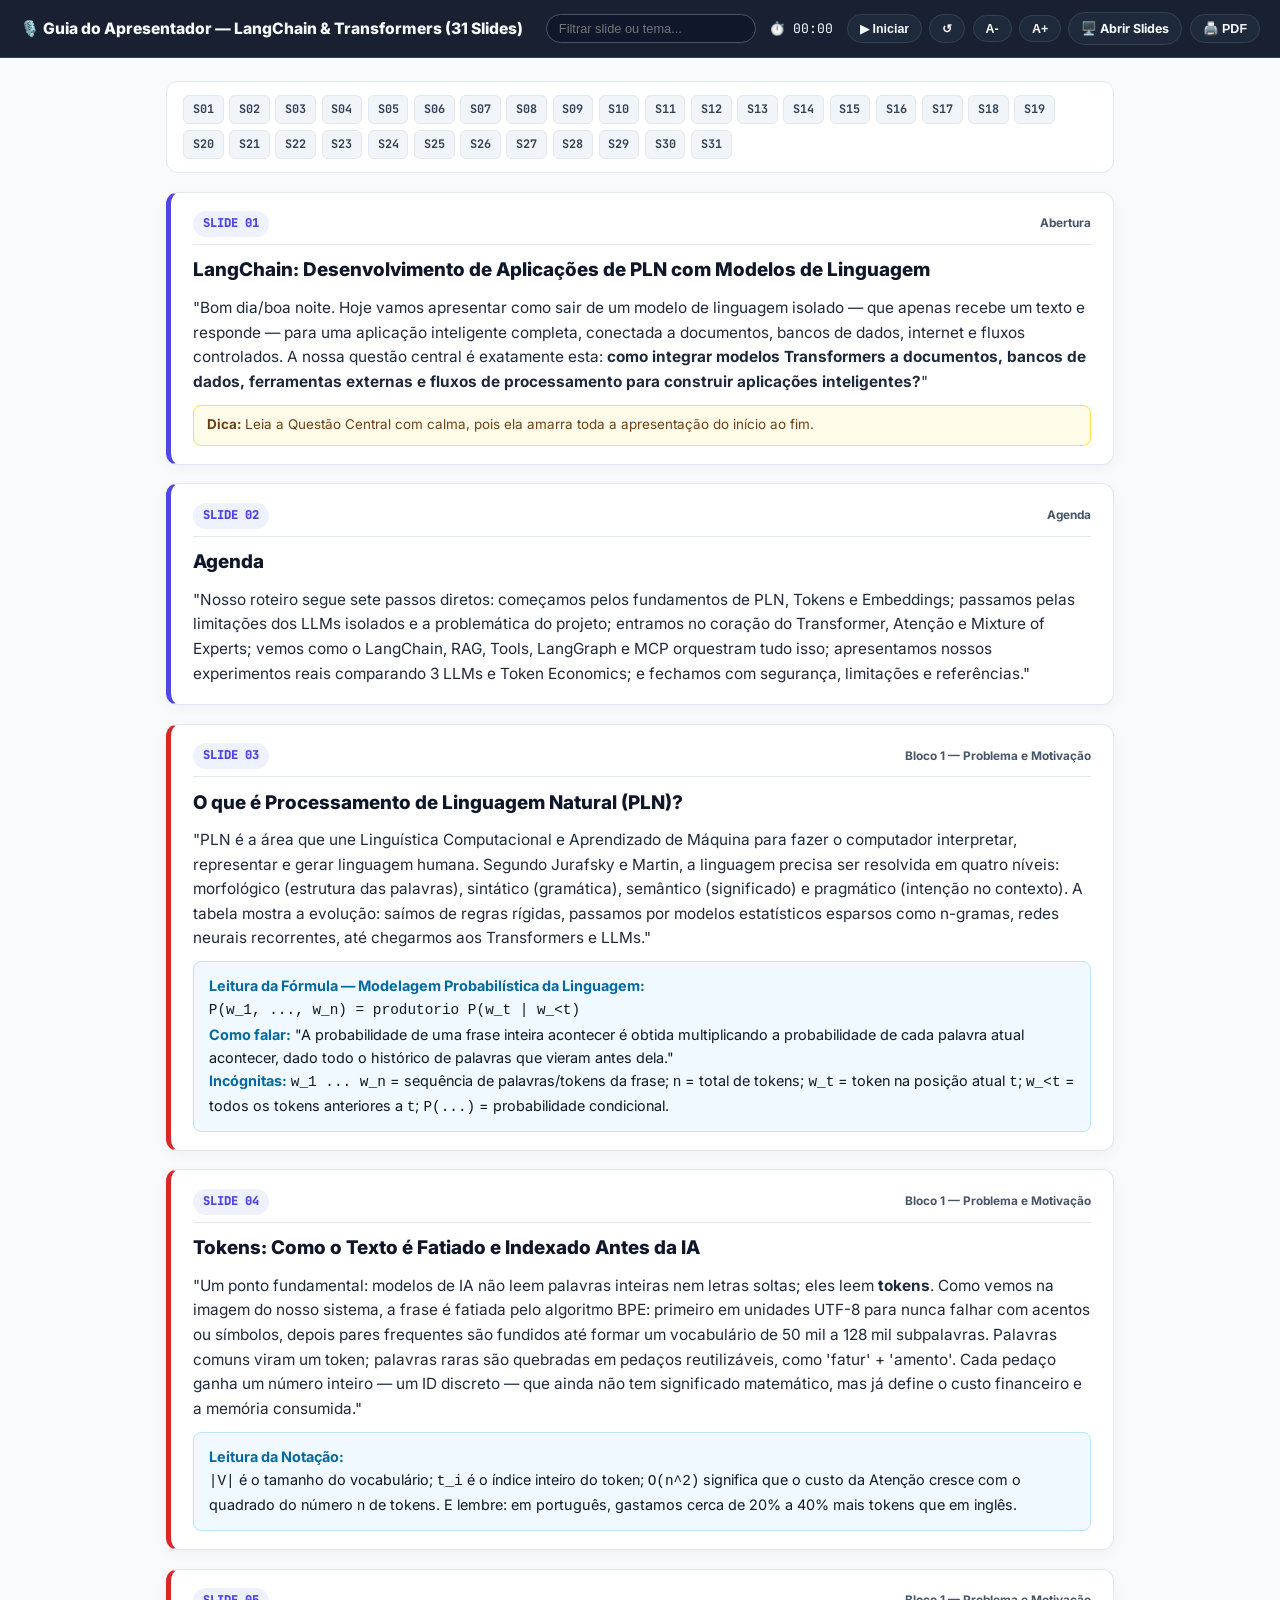
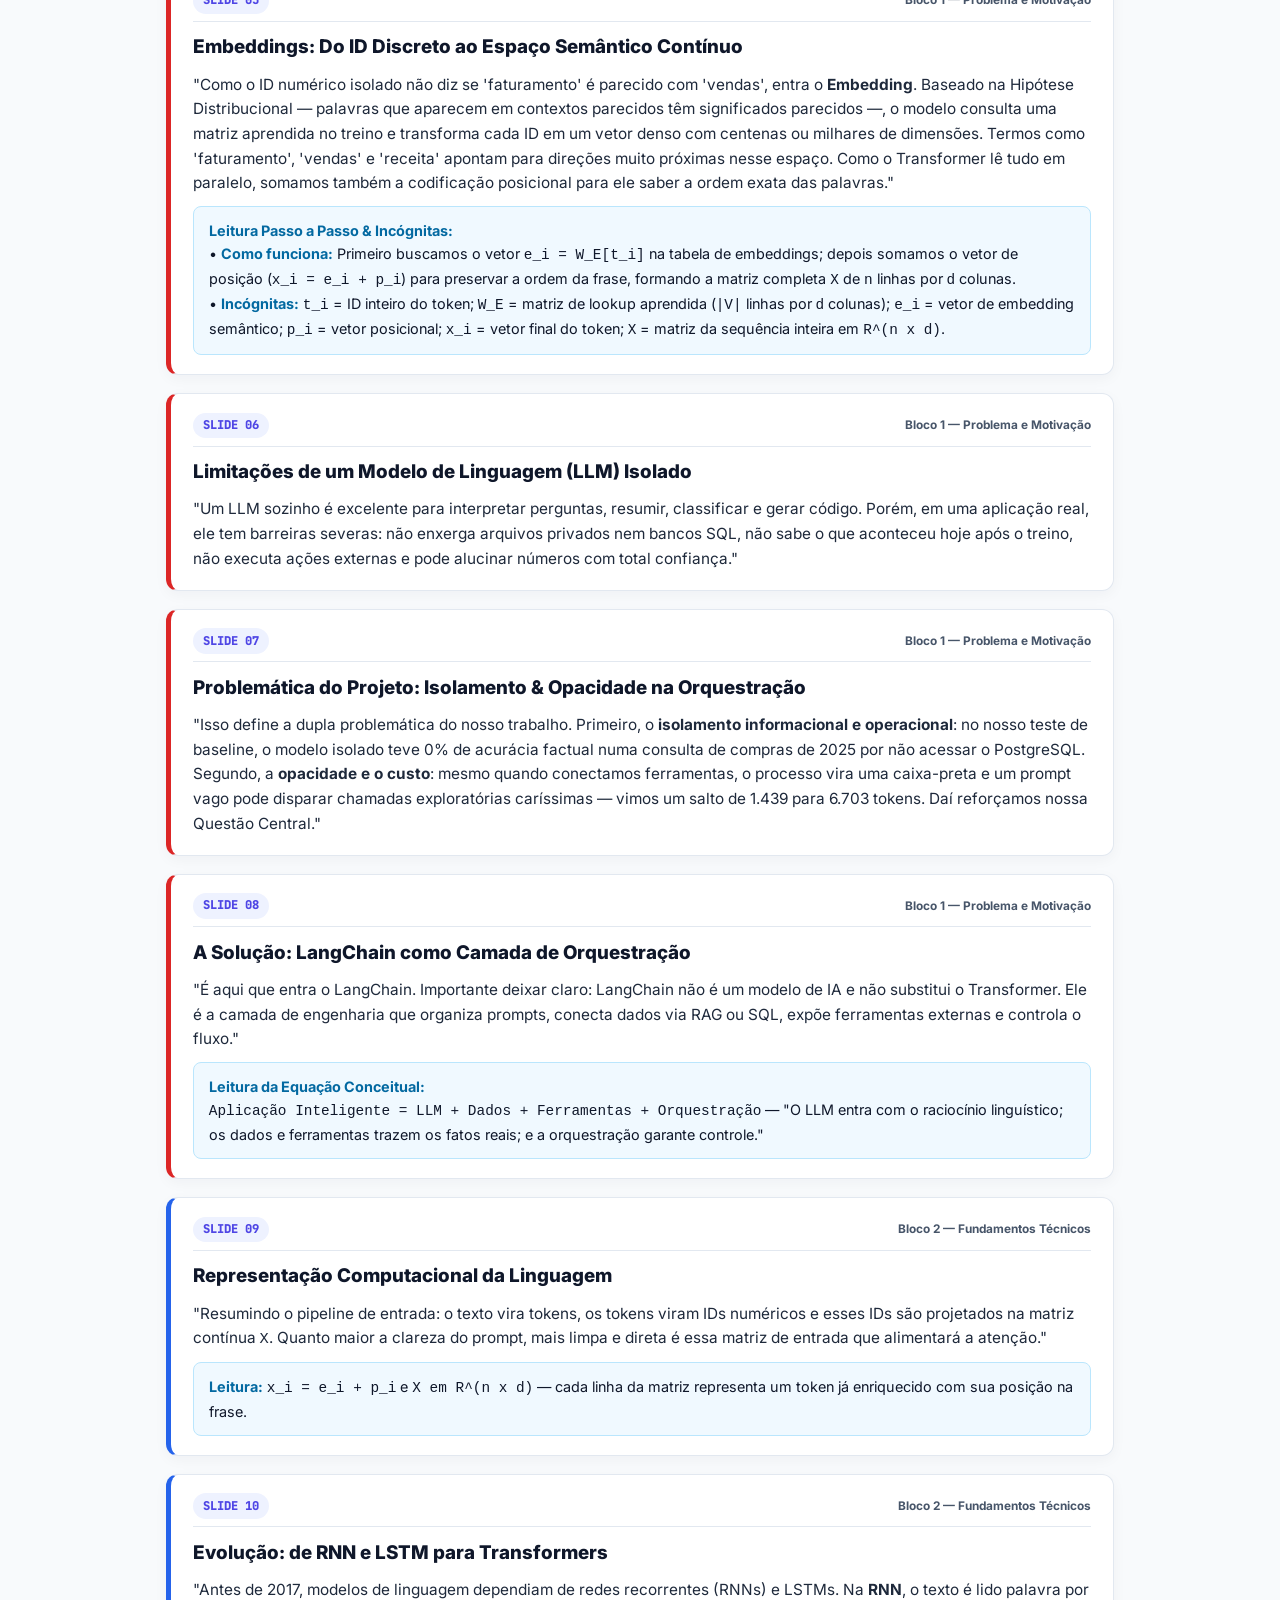
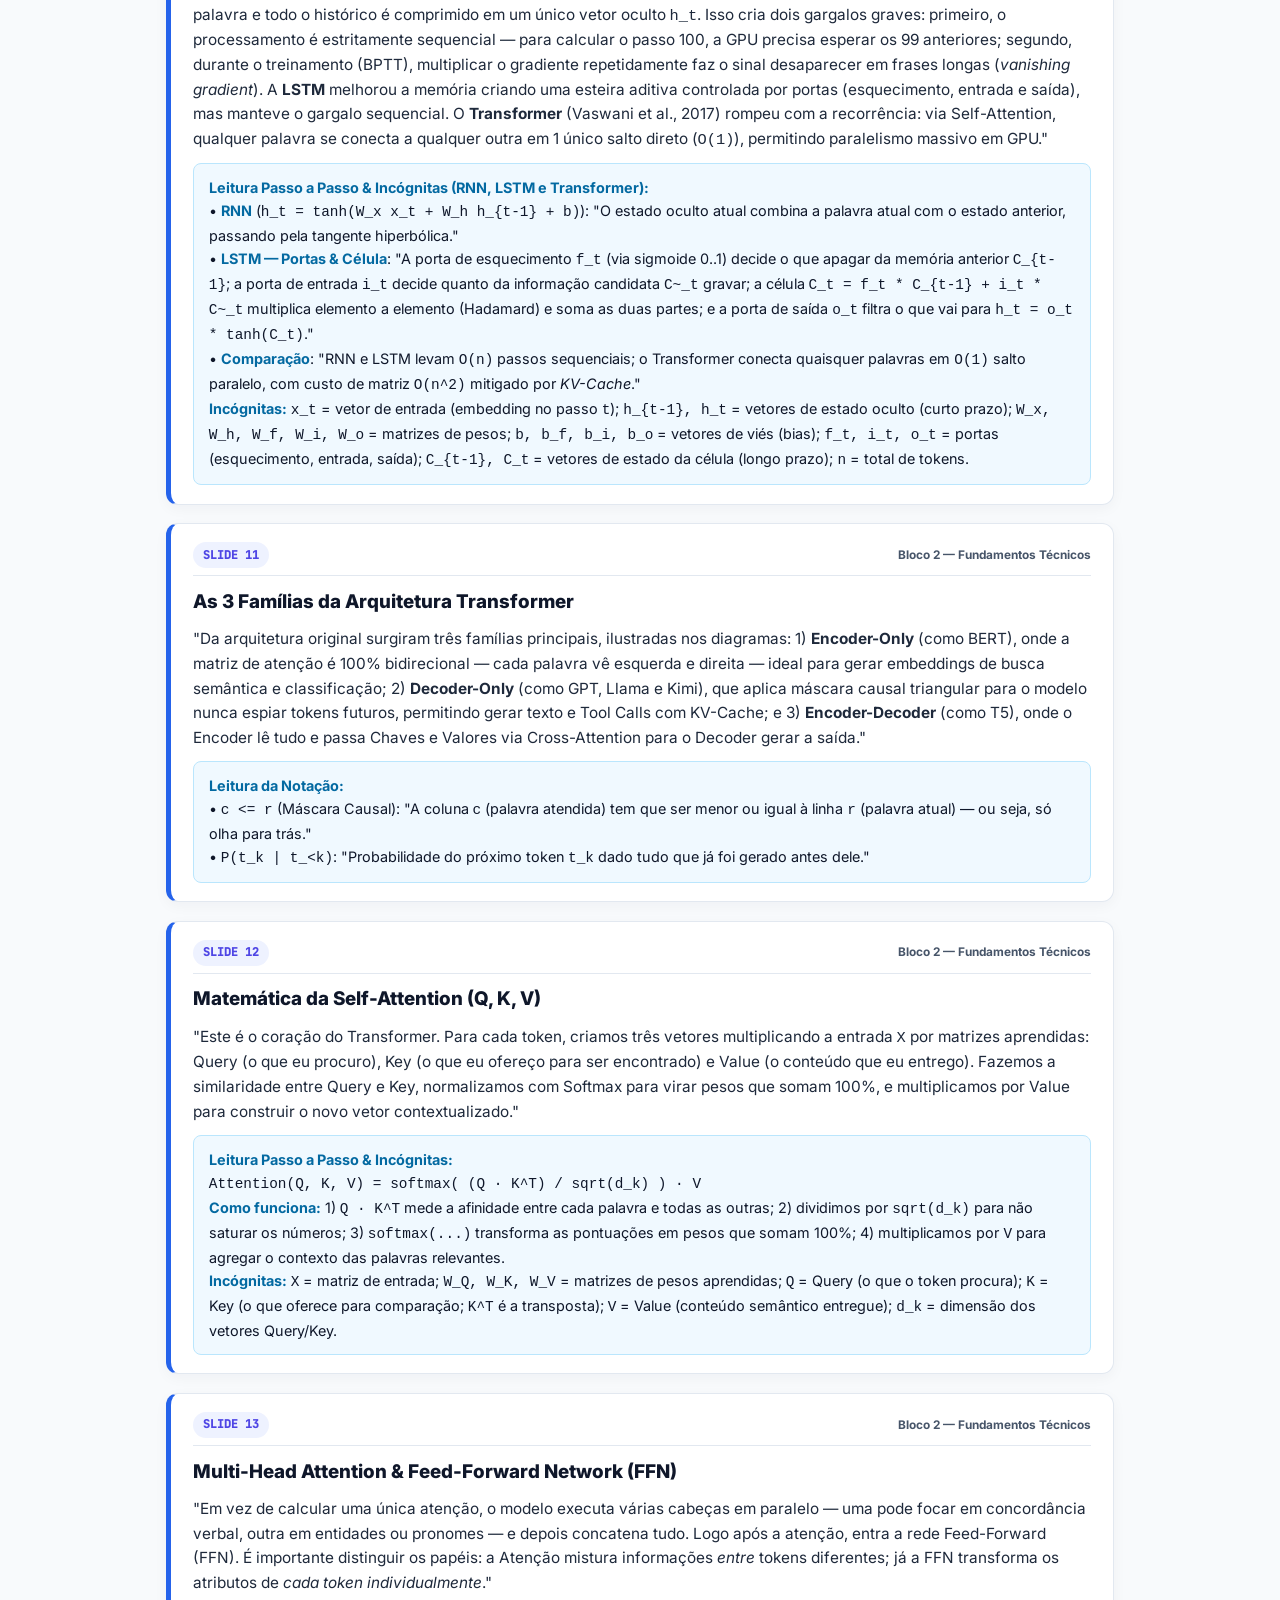
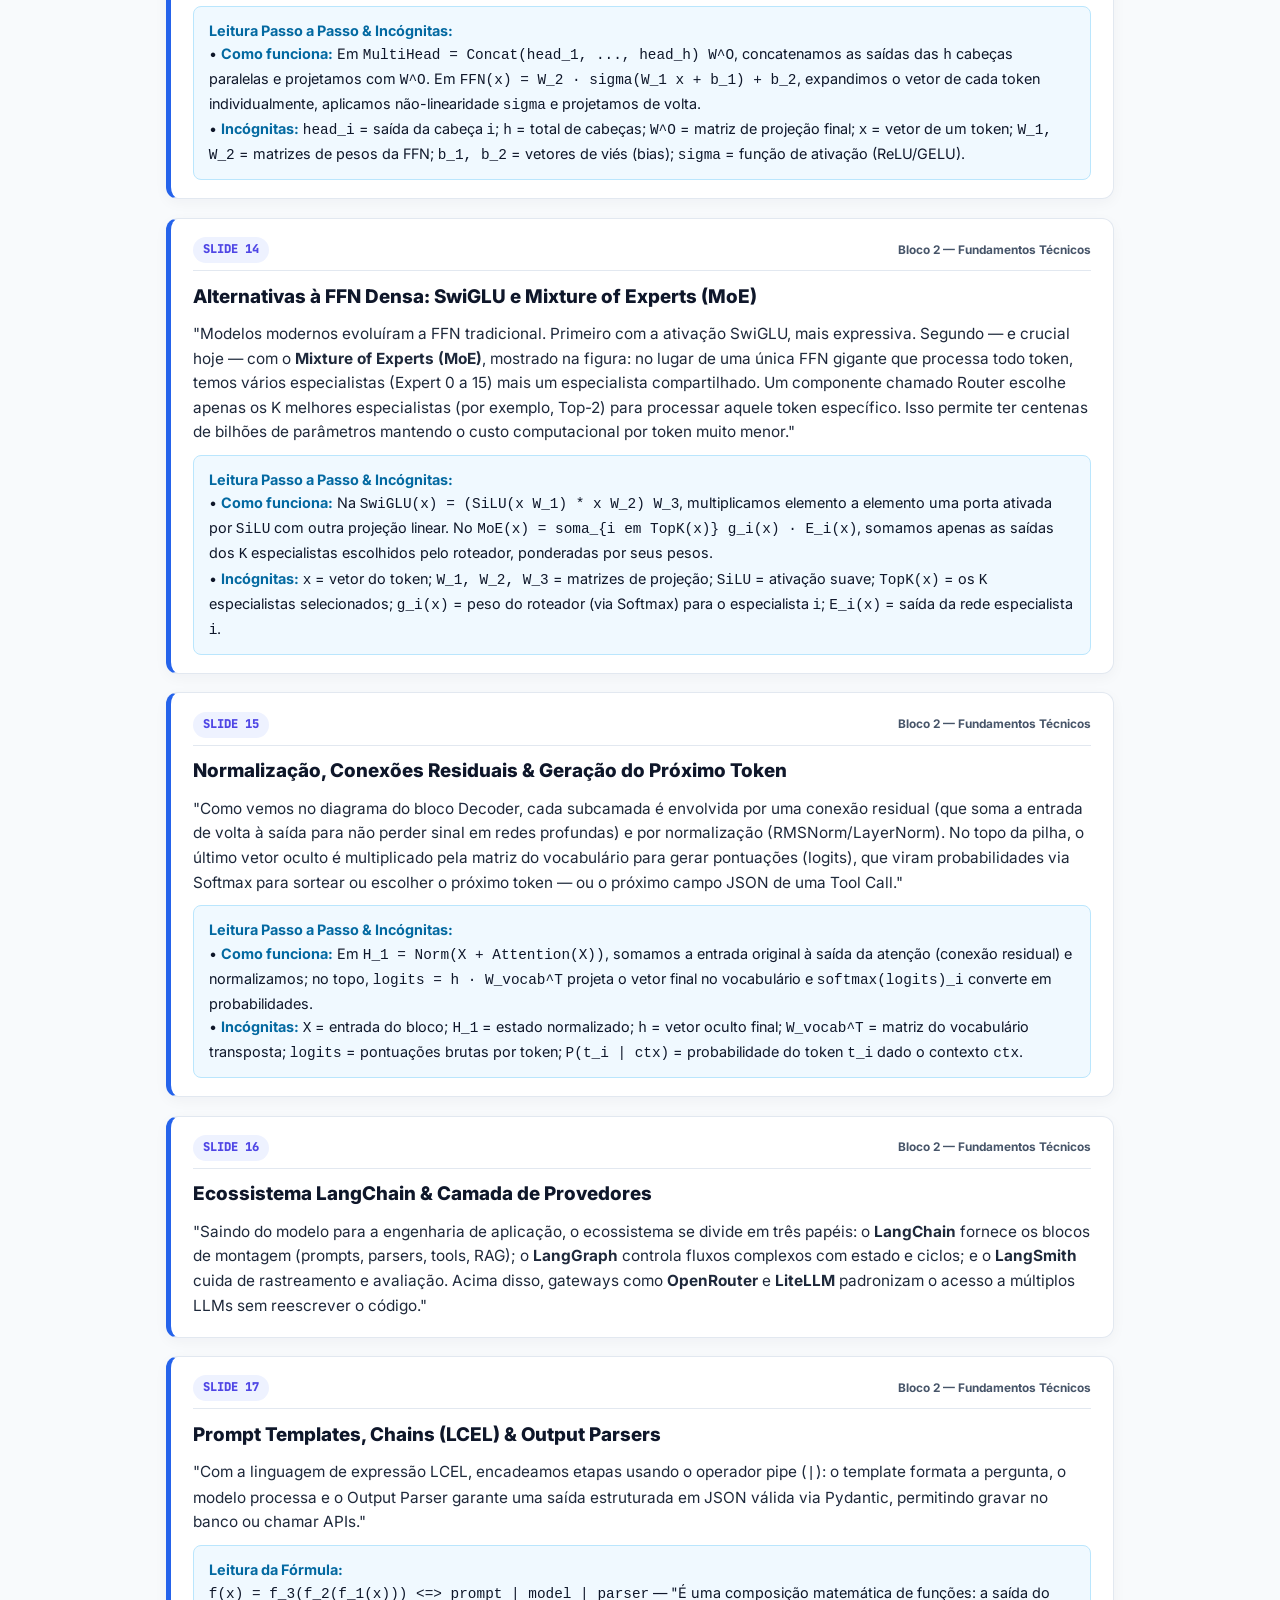
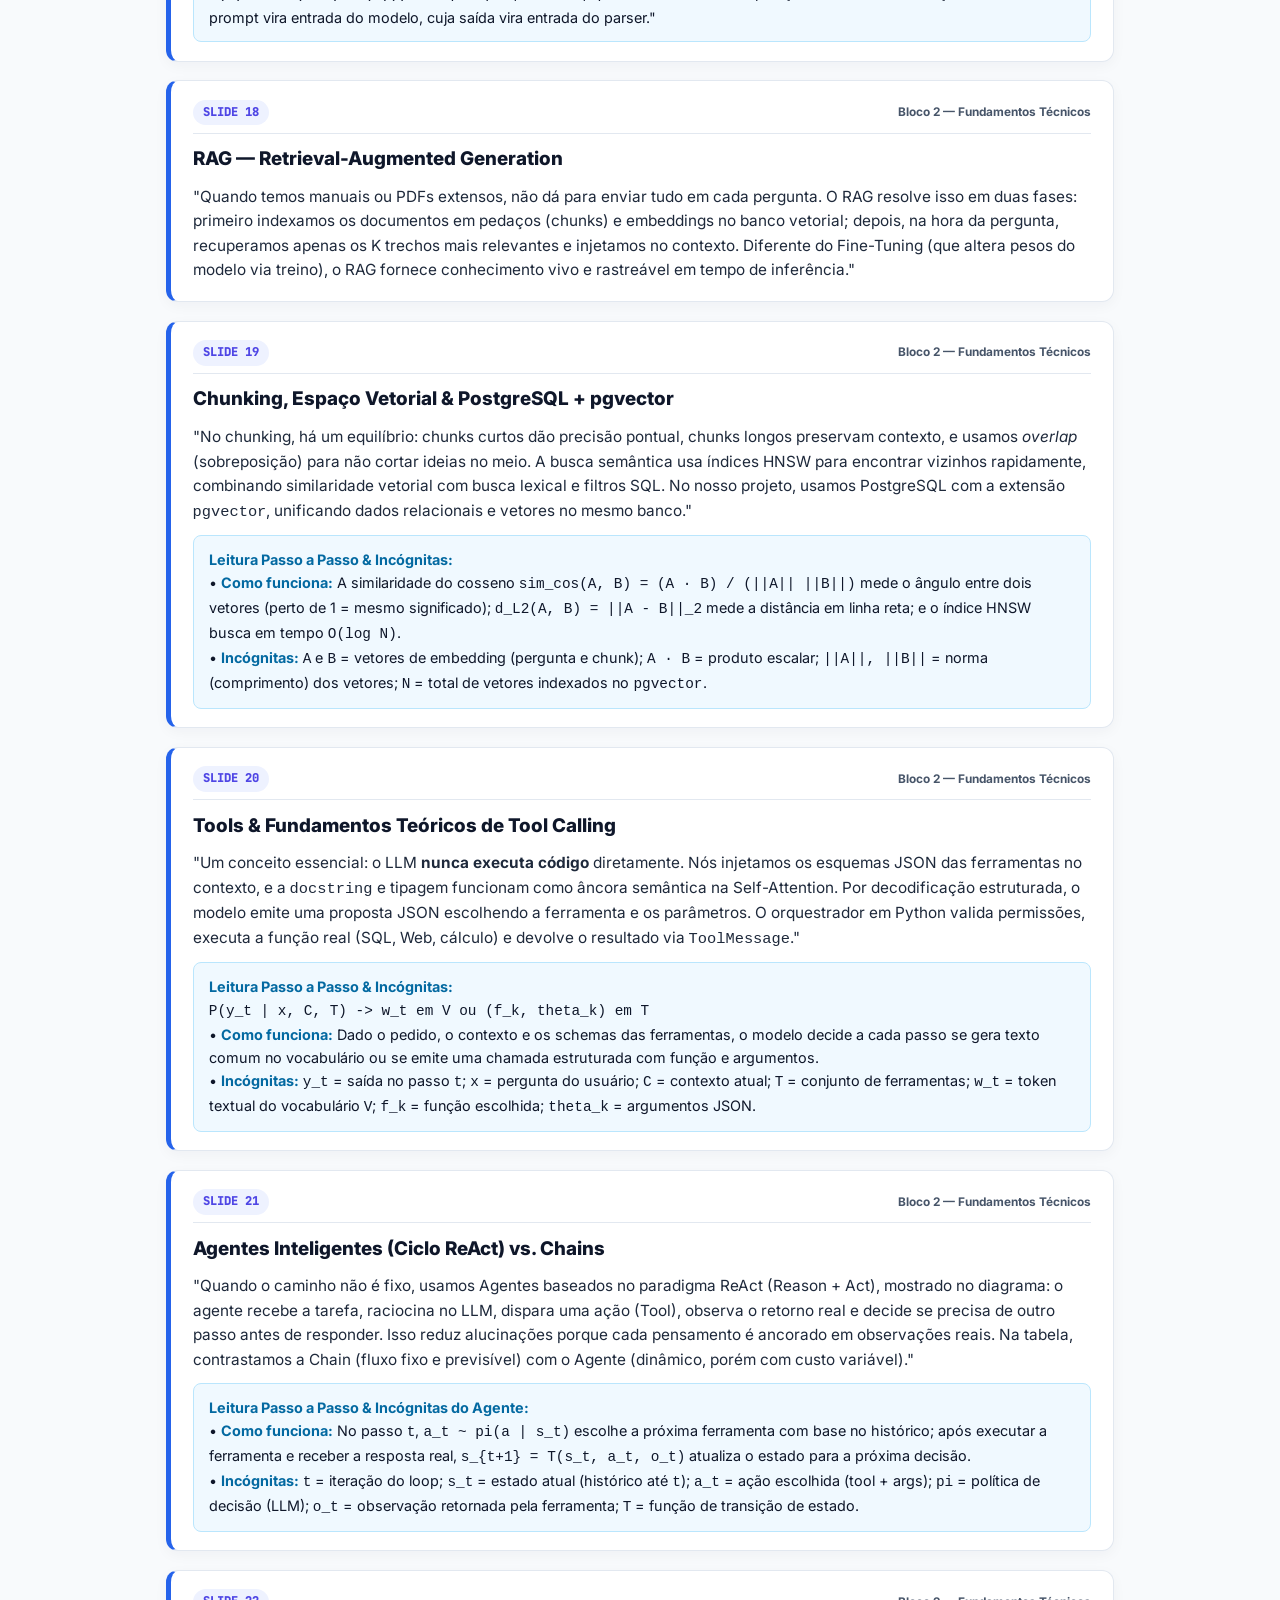
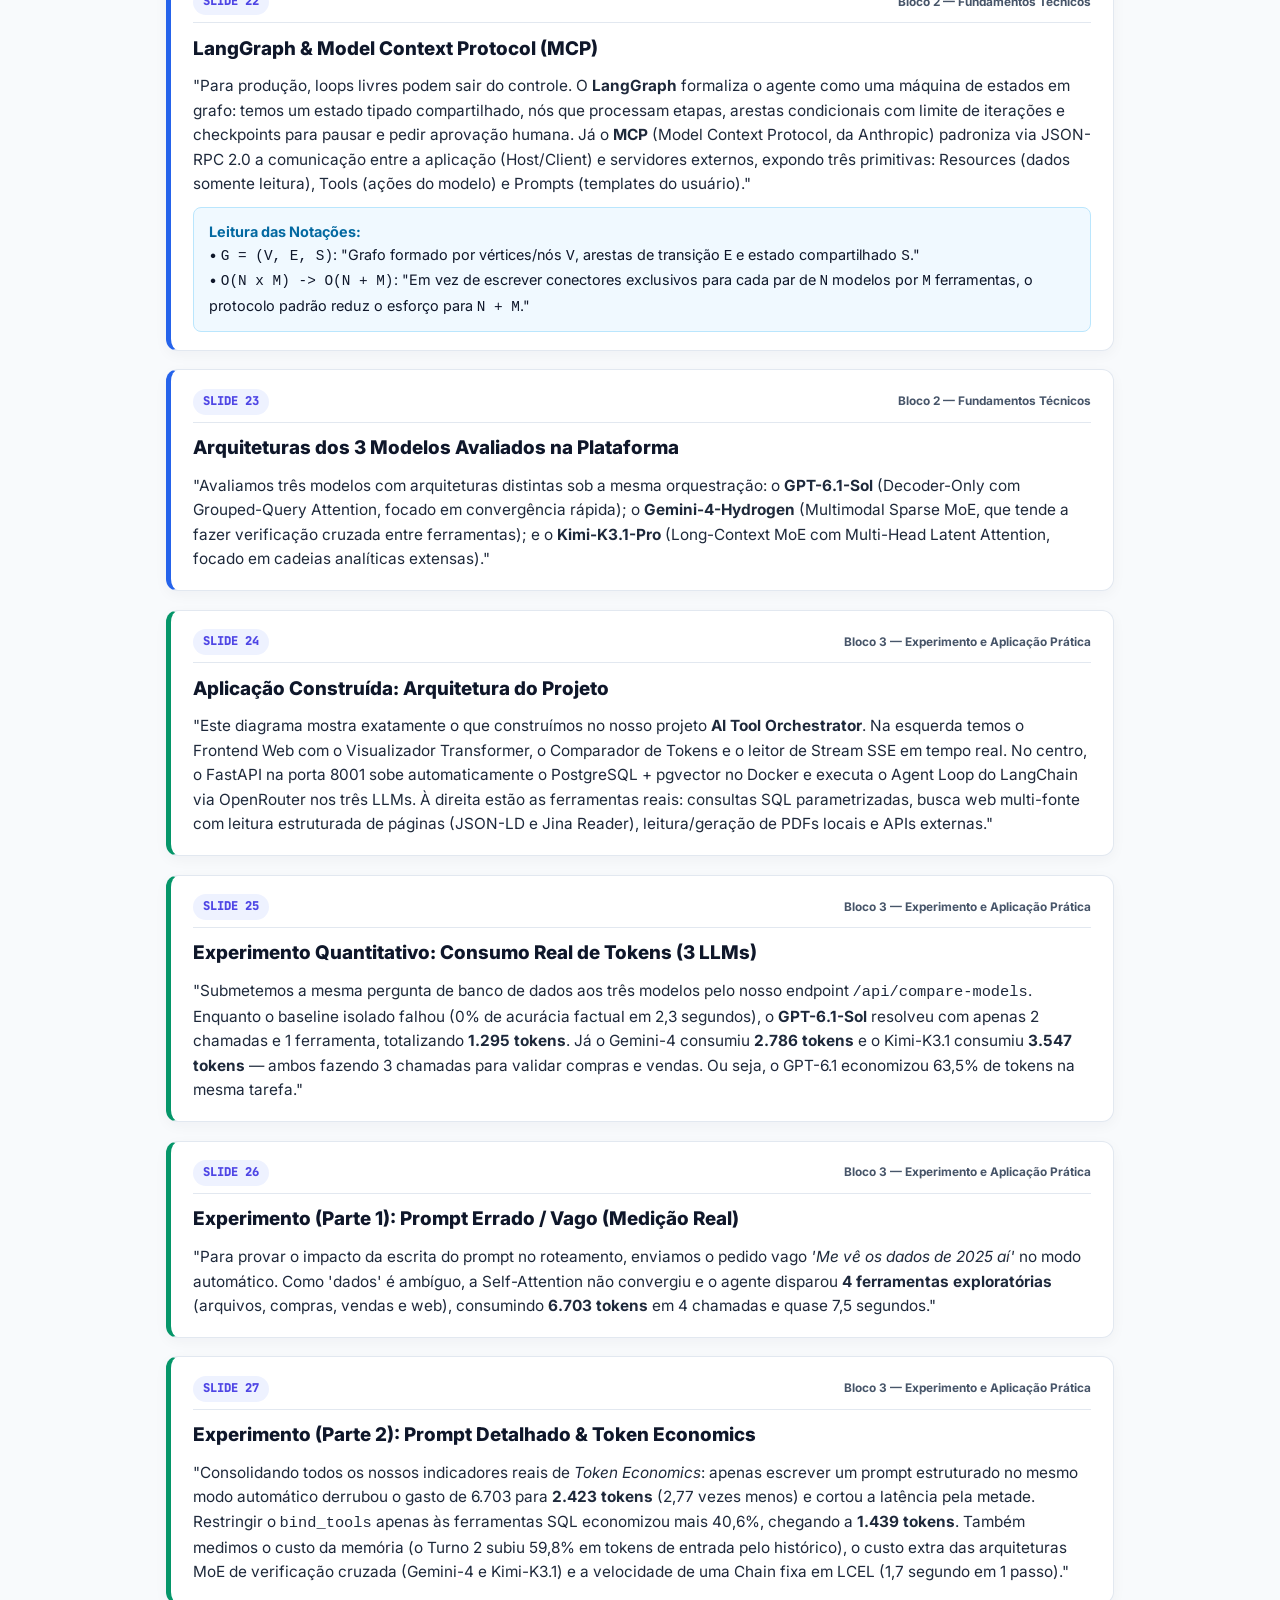
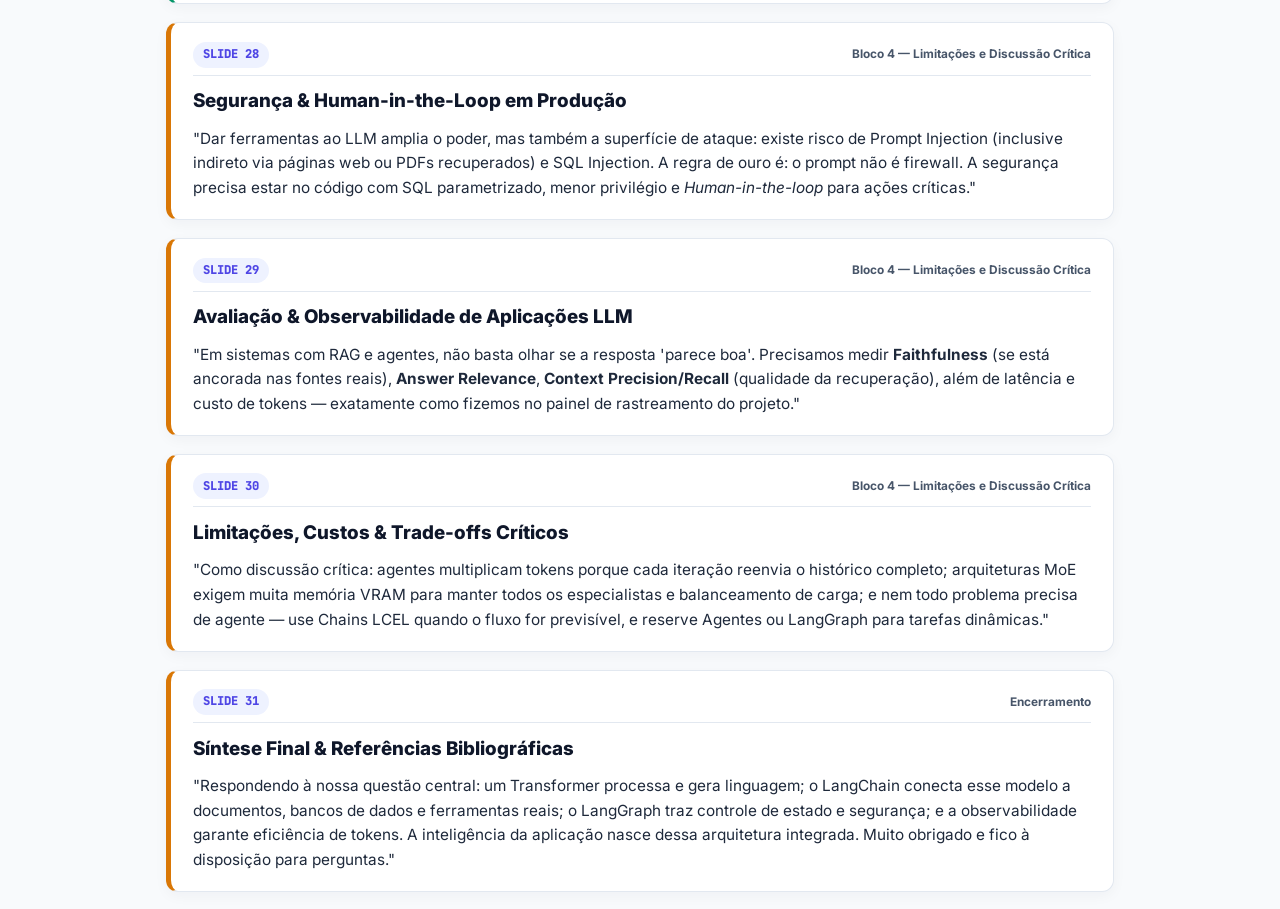
<file: guia_apresentacao.html>
<!DOCTYPE html>
<html lang="pt-BR">
<head>
  <meta charset="UTF-8">
  <meta name="viewport" content="width=device-width, initial-scale=1.0">
  <title>Guia do Apresentador — Roteiro Completo (31 Slides)</title>
  <link rel="preconnect" href="https://fonts.googleapis.com">
  <link rel="preconnect" href="https://fonts.gstatic.com" crossorigin>
  <link href="https://fonts.googleapis.com/css2?family=Inter:wght@400;500;600;700;800&family=JetBrains+Mono:wght@400;600;700&display=swap" rel="stylesheet">
  <style>
    :root {
      --bg: #f8fafc;
      --card: #ffffff;
      --text: #0f172a;
      --muted: #475569;
      --border: #e2e8f0;
      --primary: #4f46e5;
      --blue: #2563eb;
      --green: #059669;
      --amber: #d97706;
      --red: #dc2626;
      --font-scale: 1;
    }

    * { box-sizing: border-box; margin: 0; padding: 0; }

    body {
      font-family: 'Inter', system-ui, -apple-system, sans-serif;
      background: var(--bg);
      color: var(--text);
      line-height: 1.6;
      padding-bottom: 4rem;
    }

    .topbar {
      position: sticky;
      top: 0;
      z-index: 50;
      background: rgba(15, 23, 42, 0.96);
      color: #f8fafc;
      padding: 0.75rem 1.25rem;
      display: flex;
      flex-wrap: wrap;
      align-items: center;
      justify-content: space-between;
      gap: 0.75rem;
      border-bottom: 1px solid #334155;
      backdrop-filter: blur(8px);
    }

    .topbar-title {
      font-size: 0.98rem;
      font-weight: 800;
    }

    .topbar-controls {
      display: flex;
      flex-wrap: wrap;
      align-items: center;
      gap: 0.45rem;
    }

    .btn {
      background: #1e293b;
      color: #f8fafc;
      border: 1px solid #334155;
      border-radius: 999px;
      padding: 0.35rem 0.75rem;
      font-size: 0.78rem;
      font-weight: 700;
      cursor: pointer;
      text-decoration: none;
    }
    .btn:hover { background: var(--primary); border-color: var(--primary); }

    .search-box {
      padding: 0.35rem 0.75rem;
      border-radius: 999px;
      border: 1px solid #475569;
      background: #0f172a;
      color: #f8fafc;
      font-size: 0.8rem;
      width: 210px;
    }

    .container {
      max-width: 980px;
      margin: 1.4rem auto;
      padding: 0 1rem;
      display: flex;
      flex-direction: column;
      gap: 1.15rem;
    }

    .quick-nav {
      background: var(--card);
      border: 1px solid var(--border);
      border-radius: 12px;
      padding: 0.85rem 1rem;
      display: flex;
      flex-wrap: wrap;
      gap: 0.35rem;
    }

    .quick-pill {
      font-family: 'JetBrains Mono', monospace;
      font-size: 0.74rem;
      font-weight: 700;
      padding: 0.25rem 0.55rem;
      border-radius: 6px;
      background: #f1f5f9;
      color: #334155;
      text-decoration: none;
      border: 1px solid var(--border);
    }
    .quick-pill:hover { background: var(--primary); color: #fff; border-color: var(--primary); }

    .guide-card {
      background: var(--card);
      border: 1px solid var(--border);
      border-left: 5px solid var(--primary);
      border-radius: 12px;
      padding: 1.15rem 1.35rem;
      box-shadow: 0 4px 14px rgba(15, 23, 42, 0.04);
      display: flex;
      flex-direction: column;
      gap: 0.65rem;
      scroll-margin-top: 76px;
    }

    .guide-card.b1 { border-left-color: var(--red); }
    .guide-card.b2 { border-left-color: var(--blue); }
    .guide-card.b3 { border-left-color: var(--green); }
    .guide-card.b4 { border-left-color: var(--amber); }

    .guide-head {
      display: flex;
      justify-content: space-between;
      align-items: center;
      flex-wrap: wrap;
      gap: 0.5rem;
      border-bottom: 1px solid var(--border);
      padding-bottom: 0.45rem;
    }

    .slide-badge {
      font-family: 'JetBrains Mono', monospace;
      font-size: 0.76rem;
      font-weight: 800;
      padding: 0.2rem 0.65rem;
      border-radius: 999px;
      background: #eef2ff;
      color: var(--primary);
    }

    .block-tag {
      font-size: 0.74rem;
      font-weight: 700;
      color: var(--muted);
    }

    h2 {
      font-size: calc(1.18rem * var(--font-scale));
      color: var(--text);
      font-weight: 800;
    }

    .speak-text {
      font-size: calc(0.96rem * var(--font-scale));
      color: #1e293b;
    }

    .math-explain {
      background: #f0f9ff;
      border: 1px solid #bae6fd;
      border-radius: 8px;
      padding: 0.75rem 0.95rem;
      font-size: calc(0.9rem * var(--font-scale));
    }
    .math-explain strong { color: #0369a1; }

    .tip-box {
      background: #fefce8;
      border: 1px solid #fde047;
      border-radius: 8px;
      padding: 0.55rem 0.85rem;
      font-size: calc(0.84rem * var(--font-scale));
      color: #713f12;
    }

    @media print {
      .topbar, .quick-nav { display: none !important; }
      body { background: #fff; }
      .guide-card { break-inside: avoid; box-shadow: none; }
    }
  </style>
</head>
<body>
  <header class="topbar">
    <div class="topbar-title">🎙️ Guia do Apresentador — LangChain &amp; Transformers (31 Slides)</div>
    <div class="topbar-controls">
      <input type="search" id="searchSlide" class="search-box" placeholder="Filtrar slide ou tema...">
      <span id="timerView" style="font-family:'JetBrains Mono',monospace;font-size:0.82rem;padding:0 0.4rem;">⏱️ 00:00</span>
      <button type="button" class="btn" id="btnTimer">▶ Iniciar</button>
      <button type="button" class="btn" id="btnResetTimer">↺</button>
      <button type="button" class="btn" id="btnFontMinus">A-</button>
      <button type="button" class="btn" id="btnFontPlus">A+</button>
      <a href="apresentacao_slides.html" target="_blank" class="btn">🖥️ Abrir Slides</a>
      <button type="button" class="btn" onclick="window.print()">🖨️ PDF</button>
    </div>
  </header>

  <main class="container">
    <nav class="quick-nav" aria-label="Atalhos dos slides" id="quickNav"></nav>

    <!-- SLIDE 1 -->
    <article class="guide-card" id="slide-1">
      <div class="guide-head"><span class="slide-badge">SLIDE 01</span><span class="block-tag">Abertura</span></div>
      <h2>LangChain: Desenvolvimento de Aplicações de PLN com Modelos de Linguagem</h2>
      <p class="speak-text">
        "Bom dia/boa noite. Hoje vamos apresentar como sair de um modelo de linguagem isolado — que apenas recebe um texto e responde — para uma aplicação inteligente completa, conectada a documentos, bancos de dados, internet e fluxos controlados. A nossa questão central é exatamente esta: <strong>como integrar modelos Transformers a documentos, bancos de dados, ferramentas externas e fluxos de processamento para construir aplicações inteligentes?</strong>"
      </p>
      <div class="tip-box"><strong>Dica:</strong> Leia a Questão Central com calma, pois ela amarra toda a apresentação do início ao fim.</div>
    </article>

    <!-- SLIDE 2 -->
    <article class="guide-card" id="slide-2">
      <div class="guide-head"><span class="slide-badge">SLIDE 02</span><span class="block-tag">Agenda</span></div>
      <h2>Agenda</h2>
      <p class="speak-text">
        "Nosso roteiro segue sete passos diretos: começamos pelos fundamentos de PLN, Tokens e Embeddings; passamos pelas limitações dos LLMs isolados e a problemática do projeto; entramos no coração do Transformer, Atenção e Mixture of Experts; vemos como o LangChain, RAG, Tools, LangGraph e MCP orquestram tudo isso; apresentamos nossos experimentos reais comparando 3 LLMs e Token Economics; e fechamos com segurança, limitações e referências."
      </p>
    </article>

    <!-- SLIDE 3 -->
    <article class="guide-card b1" id="slide-3">
      <div class="guide-head"><span class="slide-badge">SLIDE 03</span><span class="block-tag">Bloco 1 — Problema e Motivação</span></div>
      <h2>O que é Processamento de Linguagem Natural (PLN)?</h2>
      <p class="speak-text">
        "PLN é a área que une Linguística Computacional e Aprendizado de Máquina para fazer o computador interpretar, representar e gerar linguagem humana. Segundo Jurafsky e Martin, a linguagem precisa ser resolvida em quatro níveis: morfológico (estrutura das palavras), sintático (gramática), semântico (significado) e pragmático (intenção no contexto). A tabela mostra a evolução: saímos de regras rígidas, passamos por modelos estatísticos esparsos como n-gramas, redes neurais recorrentes, até chegarmos aos Transformers e LLMs."
      </p>
      <div class="math-explain">
        <strong>Leitura da Fórmula — Modelagem Probabilística da Linguagem:</strong><br>
        <code>P(w_1, ..., w_n) = produtorio P(w_t | w_&lt;t)</code><br>
        <strong>Como falar:</strong> "A probabilidade de uma frase inteira acontecer é obtida multiplicando a probabilidade de cada palavra atual acontecer, dado todo o histórico de palavras que vieram antes dela."<br>
        <strong>Incógnitas:</strong> <code>w_1 ... w_n</code> = sequência de palavras/tokens da frase; <code>n</code> = total de tokens; <code>w_t</code> = token na posição atual <code>t</code>; <code>w_&lt;t</code> = todos os tokens anteriores a <code>t</code>; <code>P(...)</code> = probabilidade condicional.
      </div>
    </article>

    <!-- SLIDE 4 -->
    <article class="guide-card b1" id="slide-4">
      <div class="guide-head"><span class="slide-badge">SLIDE 04</span><span class="block-tag">Bloco 1 — Problema e Motivação</span></div>
      <h2>Tokens: Como o Texto é Fatiado e Indexado Antes da IA</h2>
      <p class="speak-text">
        "Um ponto fundamental: modelos de IA não leem palavras inteiras nem letras soltas; eles leem <strong>tokens</strong>. Como vemos na imagem do nosso sistema, a frase é fatiada pelo algoritmo BPE: primeiro em unidades UTF-8 para nunca falhar com acentos ou símbolos, depois pares frequentes são fundidos até formar um vocabulário de 50 mil a 128 mil subpalavras. Palavras comuns viram um token; palavras raras são quebradas em pedaços reutilizáveis, como 'fatur' + 'amento'. Cada pedaço ganha um número inteiro — um ID discreto — que ainda não tem significado matemático, mas já define o custo financeiro e a memória consumida."
      </p>
      <div class="math-explain">
        <strong>Leitura da Notação:</strong><br>
        <code>|V|</code> é o tamanho do vocabulário; <code>t_i</code> é o índice inteiro do token; <code>O(n^2)</code> significa que o custo da Atenção cresce com o quadrado do número <code>n</code> de tokens. E lembre: em português, gastamos cerca de 20% a 40% mais tokens que em inglês.
      </div>
    </article>

    <!-- SLIDE 5 -->
    <article class="guide-card b1" id="slide-5">
      <div class="guide-head"><span class="slide-badge">SLIDE 05</span><span class="block-tag">Bloco 1 — Problema e Motivação</span></div>
      <h2>Embeddings: Do ID Discreto ao Espaço Semântico Contínuo</h2>
      <p class="speak-text">
        "Como o ID numérico isolado não diz se 'faturamento' é parecido com 'vendas', entra o <strong>Embedding</strong>. Baseado na Hipótese Distribucional — palavras que aparecem em contextos parecidos têm significados parecidos —, o modelo consulta uma matriz aprendida no treino e transforma cada ID em um vetor denso com centenas ou milhares de dimensões. Termos como 'faturamento', 'vendas' e 'receita' apontam para direções muito próximas nesse espaço. Como o Transformer lê tudo em paralelo, somamos também a codificação posicional para ele saber a ordem exata das palavras."
      </p>
      <div class="math-explain">
        <strong>Leitura Passo a Passo &amp; Incógnitas:</strong><br>
        &bull; <strong>Como funciona:</strong> Primeiro buscamos o vetor <code>e_i = W_E[t_i]</code> na tabela de embeddings; depois somamos o vetor de posição (<code>x_i = e_i + p_i</code>) para preservar a ordem da frase, formando a matriz completa <code>X</code> de <code>n</code> linhas por <code>d</code> colunas.<br>
        &bull; <strong>Incógnitas:</strong> <code>t_i</code> = ID inteiro do token; <code>W_E</code> = matriz de lookup aprendida (<code>|V|</code> linhas por <code>d</code> colunas); <code>e_i</code> = vetor de embedding semântico; <code>p_i</code> = vetor posicional; <code>x_i</code> = vetor final do token; <code>X</code> = matriz da sequência inteira em <code>R^(n x d)</code>.
      </div>
    </article>

    <!-- SLIDE 6 -->
    <article class="guide-card b1" id="slide-6">
      <div class="guide-head"><span class="slide-badge">SLIDE 06</span><span class="block-tag">Bloco 1 — Problema e Motivação</span></div>
      <h2>Limitações de um Modelo de Linguagem (LLM) Isolado</h2>
      <p class="speak-text">
        "Um LLM sozinho é excelente para interpretar perguntas, resumir, classificar e gerar código. Porém, em uma aplicação real, ele tem barreiras severas: não enxerga arquivos privados nem bancos SQL, não sabe o que aconteceu hoje após o treino, não executa ações externas e pode alucinar números com total confiança."
      </p>
    </article>

    <!-- SLIDE 7 -->
    <article class="guide-card b1" id="slide-7">
      <div class="guide-head"><span class="slide-badge">SLIDE 07</span><span class="block-tag">Bloco 1 — Problema e Motivação</span></div>
      <h2>Problemática do Projeto: Isolamento &amp; Opacidade na Orquestração</h2>
      <p class="speak-text">
        "Isso define a dupla problemática do nosso trabalho. Primeiro, o <strong>isolamento informacional e operacional</strong>: no nosso teste de baseline, o modelo isolado teve 0% de acurácia factual numa consulta de compras de 2025 por não acessar o PostgreSQL. Segundo, a <strong>opacidade e o custo</strong>: mesmo quando conectamos ferramentas, o processo vira uma caixa-preta e um prompt vago pode disparar chamadas exploratórias caríssimas — vimos um salto de 1.439 para 6.703 tokens. Daí reforçamos nossa Questão Central."
      </p>
    </article>

    <!-- SLIDE 8 -->
    <article class="guide-card b1" id="slide-8">
      <div class="guide-head"><span class="slide-badge">SLIDE 08</span><span class="block-tag">Bloco 1 — Problema e Motivação</span></div>
      <h2>A Solução: LangChain como Camada de Orquestração</h2>
      <p class="speak-text">
        "É aqui que entra o LangChain. Importante deixar claro: LangChain não é um modelo de IA e não substitui o Transformer. Ele é a camada de engenharia que organiza prompts, conecta dados via RAG ou SQL, expõe ferramentas externas e controla o fluxo."
      </p>
      <div class="math-explain">
        <strong>Leitura da Equação Conceitual:</strong><br>
        <code>Aplicação Inteligente = LLM + Dados + Ferramentas + Orquestração</code> — "O LLM entra com o raciocínio linguístico; os dados e ferramentas trazem os fatos reais; e a orquestração garante controle."
      </div>
    </article>

    <!-- SLIDE 9 -->
    <article class="guide-card b2" id="slide-9">
      <div class="guide-head"><span class="slide-badge">SLIDE 09</span><span class="block-tag">Bloco 2 — Fundamentos Técnicos</span></div>
      <h2>Representação Computacional da Linguagem</h2>
      <p class="speak-text">
        "Resumindo o pipeline de entrada: o texto vira tokens, os tokens viram IDs numéricos e esses IDs são projetados na matriz contínua <code>X</code>. Quanto maior a clareza do prompt, mais limpa e direta é essa matriz de entrada que alimentará a atenção."
      </p>
      <div class="math-explain">
        <strong>Leitura:</strong> <code>x_i = e_i + p_i</code> e <code>X em R^(n x d)</code> — cada linha da matriz representa um token já enriquecido com sua posição na frase.
      </div>
    </article>

    <!-- SLIDE 10 -->
    <article class="guide-card b2" id="slide-10">
      <div class="guide-head"><span class="slide-badge">SLIDE 10</span><span class="block-tag">Bloco 2 — Fundamentos Técnicos</span></div>
      <h2>Evolução: de RNN e LSTM para Transformers</h2>
      <p class="speak-text">
        "Antes de 2017, modelos de linguagem dependiam de redes recorrentes (RNNs) e LSTMs. Na <strong>RNN</strong>, o texto é lido palavra por palavra e todo o histórico é comprimido em um único vetor oculto <code>h_t</code>. Isso cria dois gargalos graves: primeiro, o processamento é estritamente sequencial — para calcular o passo 100, a GPU precisa esperar os 99 anteriores; segundo, durante o treinamento (BPTT), multiplicar o gradiente repetidamente faz o sinal desaparecer em frases longas (<em>vanishing gradient</em>). A <strong>LSTM</strong> melhorou a memória criando uma esteira aditiva controlada por portas (esquecimento, entrada e saída), mas manteve o gargalo sequencial. O <strong>Transformer</strong> (Vaswani et al., 2017) rompeu com a recorrência: via Self-Attention, qualquer palavra se conecta a qualquer outra em 1 único salto direto (<code>O(1)</code>), permitindo paralelismo massivo em GPU."
      </p>
      <div class="math-explain">
        <strong>Leitura Passo a Passo &amp; Incógnitas (RNN, LSTM e Transformer):</strong><br>
        &bull; <strong>RNN</strong> (<code>h_t = tanh(W_x x_t + W_h h_{t-1} + b)</code>): "O estado oculto atual combina a palavra atual com o estado anterior, passando pela tangente hiperbólica."<br>
        &bull; <strong>LSTM — Portas &amp; Célula</strong>: "A porta de esquecimento <code>f_t</code> (via sigmoide 0..1) decide o que apagar da memória anterior <code>C_{t-1}</code>; a porta de entrada <code>i_t</code> decide quanto da informação candidata <code>C~_t</code> gravar; a célula <code>C_t = f_t * C_{t-1} + i_t * C~_t</code> multiplica elemento a elemento (Hadamard) e soma as duas partes; e a porta de saída <code>o_t</code> filtra o que vai para <code>h_t = o_t * tanh(C_t)</code>."<br>
        &bull; <strong>Comparação</strong>: "RNN e LSTM levam <code>O(n)</code> passos sequenciais; o Transformer conecta quaisquer palavras em <code>O(1)</code> salto paralelo, com custo de matriz <code>O(n^2)</code> mitigado por <em>KV-Cache</em>."<br>
        <strong>Incógnitas:</strong> <code>x_t</code> = vetor de entrada (embedding no passo <code>t</code>); <code>h_{t-1}, h_t</code> = vetores de estado oculto (curto prazo); <code>W_x, W_h, W_f, W_i, W_o</code> = matrizes de pesos; <code>b, b_f, b_i, b_o</code> = vetores de viés (bias); <code>f_t, i_t, o_t</code> = portas (esquecimento, entrada, saída); <code>C_{t-1}, C_t</code> = vetores de estado da célula (longo prazo); <code>n</code> = total de tokens.
      </div>
    </article>

    <!-- SLIDE 11 -->
    <article class="guide-card b2" id="slide-11">
      <div class="guide-head"><span class="slide-badge">SLIDE 11</span><span class="block-tag">Bloco 2 — Fundamentos Técnicos</span></div>
      <h2>As 3 Famílias da Arquitetura Transformer</h2>
      <p class="speak-text">
        "Da arquitetura original surgiram três famílias principais, ilustradas nos diagramas: 1) <strong>Encoder-Only</strong> (como BERT), onde a matriz de atenção é 100% bidirecional — cada palavra vê esquerda e direita — ideal para gerar embeddings de busca semântica e classificação; 2) <strong>Decoder-Only</strong> (como GPT, Llama e Kimi), que aplica máscara causal triangular para o modelo nunca espiar tokens futuros, permitindo gerar texto e Tool Calls com KV-Cache; e 3) <strong>Encoder-Decoder</strong> (como T5), onde o Encoder lê tudo e passa Chaves e Valores via Cross-Attention para o Decoder gerar a saída."
      </p>
      <div class="math-explain">
        <strong>Leitura da Notação:</strong><br>
        &bull; <code>c &lt;= r</code> (Máscara Causal): "A coluna <code>c</code> (palavra atendida) tem que ser menor ou igual à linha <code>r</code> (palavra atual) — ou seja, só olha para trás."<br>
        &bull; <code>P(t_k | t_&lt;k)</code>: "Probabilidade do próximo token <code>t_k</code> dado tudo que já foi gerado antes dele."
      </div>
    </article>

    <!-- SLIDE 12 -->
    <article class="guide-card b2" id="slide-12">
      <div class="guide-head"><span class="slide-badge">SLIDE 12</span><span class="block-tag">Bloco 2 — Fundamentos Técnicos</span></div>
      <h2>Matemática da Self-Attention (Q, K, V)</h2>
      <p class="speak-text">
        "Este é o coração do Transformer. Para cada token, criamos três vetores multiplicando a entrada <code>X</code> por matrizes aprendidas: Query (o que eu procuro), Key (o que eu ofereço para ser encontrado) e Value (o conteúdo que eu entrego). Fazemos a similaridade entre Query e Key, normalizamos com Softmax para virar pesos que somam 100%, e multiplicamos por Value para construir o novo vetor contextualizado."
      </p>
      <div class="math-explain">
        <strong>Leitura Passo a Passo &amp; Incógnitas:</strong><br>
        <code>Attention(Q, K, V) = softmax( (Q · K^T) / sqrt(d_k) ) · V</code><br>
        <strong>Como funciona:</strong> 1) <code>Q · K^T</code> mede a afinidade entre cada palavra e todas as outras; 2) dividimos por <code>sqrt(d_k)</code> para não saturar os números; 3) <code>softmax(...)</code> transforma as pontuações em pesos que somam 100%; 4) multiplicamos por <code>V</code> para agregar o contexto das palavras relevantes.<br>
        <strong>Incógnitas:</strong> <code>X</code> = matriz de entrada; <code>W_Q, W_K, W_V</code> = matrizes de pesos aprendidas; <code>Q</code> = Query (o que o token procura); <code>K</code> = Key (o que oferece para comparação; <code>K^T</code> é a transposta); <code>V</code> = Value (conteúdo semântico entregue); <code>d_k</code> = dimensão dos vetores Query/Key.
      </div>
    </article>

    <!-- SLIDE 13 -->
    <article class="guide-card b2" id="slide-13">
      <div class="guide-head"><span class="slide-badge">SLIDE 13</span><span class="block-tag">Bloco 2 — Fundamentos Técnicos</span></div>
      <h2>Multi-Head Attention &amp; Feed-Forward Network (FFN)</h2>
      <p class="speak-text">
        "Em vez de calcular uma única atenção, o modelo executa várias cabeças em paralelo — uma pode focar em concordância verbal, outra em entidades ou pronomes — e depois concatena tudo. Logo após a atenção, entra a rede Feed-Forward (FFN). É importante distinguir os papéis: a Atenção mistura informações <em>entre</em> tokens diferentes; já a FFN transforma os atributos de <em>cada token individualmente</em>."
      </p>
      <div class="math-explain">
        <strong>Leitura Passo a Passo &amp; Incógnitas:</strong><br>
        &bull; <strong>Como funciona:</strong> Em <code>MultiHead = Concat(head_1, ..., head_h) W^O</code>, concatenamos as saídas das <code>h</code> cabeças paralelas e projetamos com <code>W^O</code>. Em <code>FFN(x) = W_2 · sigma(W_1 x + b_1) + b_2</code>, expandimos o vetor de cada token individualmente, aplicamos não-linearidade <code>sigma</code> e projetamos de volta.<br>
        &bull; <strong>Incógnitas:</strong> <code>head_i</code> = saída da cabeça <code>i</code>; <code>h</code> = total de cabeças; <code>W^O</code> = matriz de projeção final; <code>x</code> = vetor de um token; <code>W_1, W_2</code> = matrizes de pesos da FFN; <code>b_1, b_2</code> = vetores de viés (bias); <code>sigma</code> = função de ativação (ReLU/GELU).
      </div>
    </article>

    <!-- SLIDE 14 -->
    <article class="guide-card b2" id="slide-14">
      <div class="guide-head"><span class="slide-badge">SLIDE 14</span><span class="block-tag">Bloco 2 — Fundamentos Técnicos</span></div>
      <h2>Alternativas à FFN Densa: SwiGLU e Mixture of Experts (MoE)</h2>
      <p class="speak-text">
        "Modelos modernos evoluíram a FFN tradicional. Primeiro com a ativação SwiGLU, mais expressiva. Segundo — e crucial hoje — com o <strong>Mixture of Experts (MoE)</strong>, mostrado na figura: no lugar de uma única FFN gigante que processa todo token, temos vários especialistas (Expert 0 a 15) mais um especialista compartilhado. Um componente chamado Router escolhe apenas os K melhores especialistas (por exemplo, Top-2) para processar aquele token específico. Isso permite ter centenas de bilhões de parâmetros mantendo o custo computacional por token muito menor."
      </p>
      <div class="math-explain">
        <strong>Leitura Passo a Passo &amp; Incógnitas:</strong><br>
        &bull; <strong>Como funciona:</strong> Na <code>SwiGLU(x) = (SiLU(x W_1) * x W_2) W_3</code>, multiplicamos elemento a elemento uma porta ativada por <code>SiLU</code> com outra projeção linear. No <code>MoE(x) = soma_{i em TopK(x)} g_i(x) · E_i(x)</code>, somamos apenas as saídas dos <code>K</code> especialistas escolhidos pelo roteador, ponderadas por seus pesos.<br>
        &bull; <strong>Incógnitas:</strong> <code>x</code> = vetor do token; <code>W_1, W_2, W_3</code> = matrizes de projeção; <code>SiLU</code> = ativação suave; <code>TopK(x)</code> = os <code>K</code> especialistas selecionados; <code>g_i(x)</code> = peso do roteador (via Softmax) para o especialista <code>i</code>; <code>E_i(x)</code> = saída da rede especialista <code>i</code>.
      </div>
    </article>

    <!-- SLIDE 15 -->
    <article class="guide-card b2" id="slide-15">
      <div class="guide-head"><span class="slide-badge">SLIDE 15</span><span class="block-tag">Bloco 2 — Fundamentos Técnicos</span></div>
      <h2>Normalização, Conexões Residuais &amp; Geração do Próximo Token</h2>
      <p class="speak-text">
        "Como vemos no diagrama do bloco Decoder, cada subcamada é envolvida por uma conexão residual (que soma a entrada de volta à saída para não perder sinal em redes profundas) e por normalização (RMSNorm/LayerNorm). No topo da pilha, o último vetor oculto é multiplicado pela matriz do vocabulário para gerar pontuações (logits), que viram probabilidades via Softmax para sortear ou escolher o próximo token — ou o próximo campo JSON de uma Tool Call."
      </p>
      <div class="math-explain">
        <strong>Leitura Passo a Passo &amp; Incógnitas:</strong><br>
        &bull; <strong>Como funciona:</strong> Em <code>H_1 = Norm(X + Attention(X))</code>, somamos a entrada original à saída da atenção (conexão residual) e normalizamos; no topo, <code>logits = h · W_vocab^T</code> projeta o vetor final no vocabulário e <code>softmax(logits)_i</code> converte em probabilidades.<br>
        &bull; <strong>Incógnitas:</strong> <code>X</code> = entrada do bloco; <code>H_1</code> = estado normalizado; <code>h</code> = vetor oculto final; <code>W_vocab^T</code> = matriz do vocabulário transposta; <code>logits</code> = pontuações brutas por token; <code>P(t_i | ctx)</code> = probabilidade do token <code>t_i</code> dado o contexto <code>ctx</code>.
      </div>
    </article>

    <!-- SLIDE 16 -->
    <article class="guide-card b2" id="slide-16">
      <div class="guide-head"><span class="slide-badge">SLIDE 16</span><span class="block-tag">Bloco 2 — Fundamentos Técnicos</span></div>
      <h2>Ecossistema LangChain &amp; Camada de Provedores</h2>
      <p class="speak-text">
        "Saindo do modelo para a engenharia de aplicação, o ecossistema se divide em três papéis: o <strong>LangChain</strong> fornece os blocos de montagem (prompts, parsers, tools, RAG); o <strong>LangGraph</strong> controla fluxos complexos com estado e ciclos; e o <strong>LangSmith</strong> cuida de rastreamento e avaliação. Acima disso, gateways como <strong>OpenRouter</strong> e <strong>LiteLLM</strong> padronizam o acesso a múltiplos LLMs sem reescrever o código."
      </p>
    </article>

    <!-- SLIDE 17 -->
    <article class="guide-card b2" id="slide-17">
      <div class="guide-head"><span class="slide-badge">SLIDE 17</span><span class="block-tag">Bloco 2 — Fundamentos Técnicos</span></div>
      <h2>Prompt Templates, Chains (LCEL) &amp; Output Parsers</h2>
      <p class="speak-text">
        "Com a linguagem de expressão LCEL, encadeamos etapas usando o operador pipe (<code>|</code>): o template formata a pergunta, o modelo processa e o Output Parser garante uma saída estruturada em JSON válida via Pydantic, permitindo gravar no banco ou chamar APIs."
      </p>
      <div class="math-explain">
        <strong>Leitura da Fórmula:</strong><br>
        <code>f(x) = f_3(f_2(f_1(x))) &lt;=&gt; prompt | model | parser</code> — "É uma composição matemática de funções: a saída do prompt vira entrada do modelo, cuja saída vira entrada do parser."
      </div>
    </article>

    <!-- SLIDE 18 -->
    <article class="guide-card b2" id="slide-18">
      <div class="guide-head"><span class="slide-badge">SLIDE 18</span><span class="block-tag">Bloco 2 — Fundamentos Técnicos</span></div>
      <h2>RAG — Retrieval-Augmented Generation</h2>
      <p class="speak-text">
        "Quando temos manuais ou PDFs extensos, não dá para enviar tudo em cada pergunta. O RAG resolve isso em duas fases: primeiro indexamos os documentos em pedaços (chunks) e embeddings no banco vetorial; depois, na hora da pergunta, recuperamos apenas os K trechos mais relevantes e injetamos no contexto. Diferente do Fine-Tuning (que altera pesos do modelo via treino), o RAG fornece conhecimento vivo e rastreável em tempo de inferência."
      </p>
    </article>

    <!-- SLIDE 19 -->
    <article class="guide-card b2" id="slide-19">
      <div class="guide-head"><span class="slide-badge">SLIDE 19</span><span class="block-tag">Bloco 2 — Fundamentos Técnicos</span></div>
      <h2>Chunking, Espaço Vetorial &amp; PostgreSQL + pgvector</h2>
      <p class="speak-text">
        "No chunking, há um equilíbrio: chunks curtos dão precisão pontual, chunks longos preservam contexto, e usamos <em>overlap</em> (sobreposição) para não cortar ideias no meio. A busca semântica usa índices HNSW para encontrar vizinhos rapidamente, combinando similaridade vetorial com busca lexical e filtros SQL. No nosso projeto, usamos PostgreSQL com a extensão <code>pgvector</code>, unificando dados relacionais e vetores no mesmo banco."
      </p>
      <div class="math-explain">
        <strong>Leitura Passo a Passo &amp; Incógnitas:</strong><br>
        &bull; <strong>Como funciona:</strong> A similaridade do cosseno <code>sim_cos(A, B) = (A · B) / (||A|| ||B||)</code> mede o ângulo entre dois vetores (perto de 1 = mesmo significado); <code>d_L2(A, B) = ||A - B||_2</code> mede a distância em linha reta; e o índice HNSW busca em tempo <code>O(log N)</code>.<br>
        &bull; <strong>Incógnitas:</strong> <code>A</code> e <code>B</code> = vetores de embedding (pergunta e chunk); <code>A · B</code> = produto escalar; <code>||A||, ||B||</code> = norma (comprimento) dos vetores; <code>N</code> = total de vetores indexados no <code>pgvector</code>.
      </div>
    </article>

    <!-- SLIDE 20 -->
    <article class="guide-card b2" id="slide-20">
      <div class="guide-head"><span class="slide-badge">SLIDE 20</span><span class="block-tag">Bloco 2 — Fundamentos Técnicos</span></div>
      <h2>Tools &amp; Fundamentos Teóricos de Tool Calling</h2>
      <p class="speak-text">
        "Um conceito essencial: o LLM <strong>nunca executa código</strong> diretamente. Nós injetamos os esquemas JSON das ferramentas no contexto, e a <code>docstring</code> e tipagem funcionam como âncora semântica na Self-Attention. Por decodificação estruturada, o modelo emite uma proposta JSON escolhendo a ferramenta e os parâmetros. O orquestrador em Python valida permissões, executa a função real (SQL, Web, cálculo) e devolve o resultado via <code>ToolMessage</code>."
      </p>
      <div class="math-explain">
        <strong>Leitura Passo a Passo &amp; Incógnitas:</strong><br>
        <code>P(y_t | x, C, T) -&gt; w_t em V  ou  (f_k, theta_k) em T</code><br>
        &bull; <strong>Como funciona:</strong> Dado o pedido, o contexto e os schemas das ferramentas, o modelo decide a cada passo se gera texto comum no vocabulário ou se emite uma chamada estruturada com função e argumentos.<br>
        &bull; <strong>Incógnitas:</strong> <code>y_t</code> = saída no passo <code>t</code>; <code>x</code> = pergunta do usuário; <code>C</code> = contexto atual; <code>T</code> = conjunto de ferramentas; <code>w_t</code> = token textual do vocabulário <code>V</code>; <code>f_k</code> = função escolhida; <code>theta_k</code> = argumentos JSON.
      </div>
    </article>

    <!-- SLIDE 21 -->
    <article class="guide-card b2" id="slide-21">
      <div class="guide-head"><span class="slide-badge">SLIDE 21</span><span class="block-tag">Bloco 2 — Fundamentos Técnicos</span></div>
      <h2>Agentes Inteligentes (Ciclo ReAct) vs. Chains</h2>
      <p class="speak-text">
        "Quando o caminho não é fixo, usamos Agentes baseados no paradigma ReAct (Reason + Act), mostrado no diagrama: o agente recebe a tarefa, raciocina no LLM, dispara uma ação (Tool), observa o retorno real e decide se precisa de outro passo antes de responder. Isso reduz alucinações porque cada pensamento é ancorado em observações reais. Na tabela, contrastamos a Chain (fluxo fixo e previsível) com o Agente (dinâmico, porém com custo variável)."
      </p>
      <div class="math-explain">
        <strong>Leitura Passo a Passo &amp; Incógnitas do Agente:</strong><br>
        &bull; <strong>Como funciona:</strong> No passo <code>t</code>, <code>a_t ~ pi(a | s_t)</code> escolhe a próxima ferramenta com base no histórico; após executar a ferramenta e receber a resposta real, <code>s_{t+1} = T(s_t, a_t, o_t)</code> atualiza o estado para a próxima decisão.<br>
        &bull; <strong>Incógnitas:</strong> <code>t</code> = iteração do loop; <code>s_t</code> = estado atual (histórico até <code>t</code>); <code>a_t</code> = ação escolhida (tool + args); <code>pi</code> = política de decisão (LLM); <code>o_t</code> = observação retornada pela ferramenta; <code>T</code> = função de transição de estado.
      </div>
    </article>

    <!-- SLIDE 22 -->
    <article class="guide-card b2" id="slide-22">
      <div class="guide-head"><span class="slide-badge">SLIDE 22</span><span class="block-tag">Bloco 2 — Fundamentos Técnicos</span></div>
      <h2>LangGraph &amp; Model Context Protocol (MCP)</h2>
      <p class="speak-text">
        "Para produção, loops livres podem sair do controle. O <strong>LangGraph</strong> formaliza o agente como uma máquina de estados em grafo: temos um estado tipado compartilhado, nós que processam etapas, arestas condicionais com limite de iterações e checkpoints para pausar e pedir aprovação humana. Já o <strong>MCP</strong> (Model Context Protocol, da Anthropic) padroniza via JSON-RPC 2.0 a comunicação entre a aplicação (Host/Client) e servidores externos, expondo três primitivas: Resources (dados somente leitura), Tools (ações do modelo) e Prompts (templates do usuário)."
      </p>
      <div class="math-explain">
        <strong>Leitura das Notações:</strong><br>
        &bull; <code>G = (V, E, S)</code>: "Grafo formado por vértices/nós <code>V</code>, arestas de transição <code>E</code> e estado compartilhado <code>S</code>."<br>
        &bull; <code>O(N x M) -&gt; O(N + M)</code>: "Em vez de escrever conectores exclusivos para cada par de <code>N</code> modelos por <code>M</code> ferramentas, o protocolo padrão reduz o esforço para <code>N + M</code>."
      </div>
    </article>

    <!-- SLIDE 23 -->
    <article class="guide-card b2" id="slide-23">
      <div class="guide-head"><span class="slide-badge">SLIDE 23</span><span class="block-tag">Bloco 2 — Fundamentos Técnicos</span></div>
      <h2>Arquiteturas dos 3 Modelos Avaliados na Plataforma</h2>
      <p class="speak-text">
        "Avaliamos três modelos com arquiteturas distintas sob a mesma orquestração: o <strong>GPT-6.1-Sol</strong> (Decoder-Only com Grouped-Query Attention, focado em convergência rápida); o <strong>Gemini-4-Hydrogen</strong> (Multimodal Sparse MoE, que tende a fazer verificação cruzada entre ferramentas); e o <strong>Kimi-K3.1-Pro</strong> (Long-Context MoE com Multi-Head Latent Attention, focado em cadeias analíticas extensas)."
      </p>
    </article>

    <!-- SLIDE 24 -->
    <article class="guide-card b3" id="slide-24">
      <div class="guide-head"><span class="slide-badge">SLIDE 24</span><span class="block-tag">Bloco 3 — Experimento e Aplicação Prática</span></div>
      <h2>Aplicação Construída: Arquitetura do Projeto</h2>
      <p class="speak-text">
        "Este diagrama mostra exatamente o que construímos no nosso projeto <strong>AI Tool Orchestrator</strong>. Na esquerda temos o Frontend Web com o Visualizador Transformer, o Comparador de Tokens e o leitor de Stream SSE em tempo real. No centro, o FastAPI na porta 8001 sobe automaticamente o PostgreSQL + pgvector no Docker e executa o Agent Loop do LangChain via OpenRouter nos três LLMs. À direita estão as ferramentas reais: consultas SQL parametrizadas, busca web multi-fonte com leitura estruturada de páginas (JSON-LD e Jina Reader), leitura/geração de PDFs locais e APIs externas."
      </p>
    </article>

    <!-- SLIDE 25 -->
    <article class="guide-card b3" id="slide-25">
      <div class="guide-head"><span class="slide-badge">SLIDE 25</span><span class="block-tag">Bloco 3 — Experimento e Aplicação Prática</span></div>
      <h2>Experimento Quantitativo: Consumo Real de Tokens (3 LLMs)</h2>
      <p class="speak-text">
        "Submetemos a mesma pergunta de banco de dados aos três modelos pelo nosso endpoint <code>/api/compare-models</code>. Enquanto o baseline isolado falhou (0% de acurácia factual em 2,3 segundos), o <strong>GPT-6.1-Sol</strong> resolveu com apenas 2 chamadas e 1 ferramenta, totalizando <strong>1.295 tokens</strong>. Já o Gemini-4 consumiu <strong>2.786 tokens</strong> e o Kimi-K3.1 consumiu <strong>3.547 tokens</strong> — ambos fazendo 3 chamadas para validar compras e vendas. Ou seja, o GPT-6.1 economizou 63,5% de tokens na mesma tarefa."
      </p>
    </article>

    <!-- SLIDE 26 -->
    <article class="guide-card b3" id="slide-26">
      <div class="guide-head"><span class="slide-badge">SLIDE 26</span><span class="block-tag">Bloco 3 — Experimento e Aplicação Prática</span></div>
      <h2>Experimento (Parte 1): Prompt Errado / Vago (Medição Real)</h2>
      <p class="speak-text">
        "Para provar o impacto da escrita do prompt no roteamento, enviamos o pedido vago <em>'Me vê os dados de 2025 aí'</em> no modo automático. Como 'dados' é ambíguo, a Self-Attention não convergiu e o agente disparou <strong>4 ferramentas exploratórias</strong> (arquivos, compras, vendas e web), consumindo <strong>6.703 tokens</strong> em 4 chamadas e quase 7,5 segundos."
      </p>
    </article>

    <!-- SLIDE 27 -->
    <article class="guide-card b3" id="slide-27">
      <div class="guide-head"><span class="slide-badge">SLIDE 27</span><span class="block-tag">Bloco 3 — Experimento e Aplicação Prática</span></div>
      <h2>Experimento (Parte 2): Prompt Detalhado &amp; Token Economics</h2>
      <p class="speak-text">
        "Consolidando todos os nossos indicadores reais de <em>Token Economics</em>: apenas escrever um prompt estruturado no mesmo modo automático derrubou o gasto de 6.703 para <strong>2.423 tokens</strong> (2,77 vezes menos) e cortou a latência pela metade. Restringir o <code>bind_tools</code> apenas às ferramentas SQL economizou mais 40,6%, chegando a <strong>1.439 tokens</strong>. Também medimos o custo da memória (o Turno 2 subiu 59,8% em tokens de entrada pelo histórico), o custo extra das arquiteturas MoE de verificação cruzada (Gemini-4 e Kimi-K3.1) e a velocidade de uma Chain fixa em LCEL (1,7 segundo em 1 passo)."
      </p>
    </article>

    <!-- SLIDE 28 -->
    <article class="guide-card b4" id="slide-28">
      <div class="guide-head"><span class="slide-badge">SLIDE 28</span><span class="block-tag">Bloco 4 — Limitações e Discussão Crítica</span></div>
      <h2>Segurança &amp; Human-in-the-Loop em Produção</h2>
      <p class="speak-text">
        "Dar ferramentas ao LLM amplia o poder, mas também a superfície de ataque: existe risco de Prompt Injection (inclusive indireto via páginas web ou PDFs recuperados) e SQL Injection. A regra de ouro é: o prompt não é firewall. A segurança precisa estar no código com SQL parametrizado, menor privilégio e <em>Human-in-the-loop</em> para ações críticas."
      </p>
    </article>

    <!-- SLIDE 29 -->
    <article class="guide-card b4" id="slide-29">
      <div class="guide-head"><span class="slide-badge">SLIDE 29</span><span class="block-tag">Bloco 4 — Limitações e Discussão Crítica</span></div>
      <h2>Avaliação &amp; Observabilidade de Aplicações LLM</h2>
      <p class="speak-text">
        "Em sistemas com RAG e agentes, não basta olhar se a resposta 'parece boa'. Precisamos medir <strong>Faithfulness</strong> (se está ancorada nas fontes reais), <strong>Answer Relevance</strong>, <strong>Context Precision/Recall</strong> (qualidade da recuperação), além de latência e custo de tokens — exatamente como fizemos no painel de rastreamento do projeto."
      </p>
    </article>

    <!-- SLIDE 30 -->
    <article class="guide-card b4" id="slide-30">
      <div class="guide-head"><span class="slide-badge">SLIDE 30</span><span class="block-tag">Bloco 4 — Limitações e Discussão Crítica</span></div>
      <h2>Limitações, Custos &amp; Trade-offs Críticos</h2>
      <p class="speak-text">
        "Como discussão crítica: agentes multiplicam tokens porque cada iteração reenvia o histórico completo; arquiteturas MoE exigem muita memória VRAM para manter todos os especialistas e balanceamento de carga; e nem todo problema precisa de agente — use Chains LCEL quando o fluxo for previsível, e reserve Agentes ou LangGraph para tarefas dinâmicas."
      </p>
    </article>

    <!-- SLIDE 31 -->
    <article class="guide-card b4" id="slide-31">
      <div class="guide-head"><span class="slide-badge">SLIDE 31</span><span class="block-tag">Encerramento</span></div>
      <h2>Síntese Final &amp; Referências Bibliográficas</h2>
      <p class="speak-text">
        "Respondendo à nossa questão central: um Transformer processa e gera linguagem; o LangChain conecta esse modelo a documentos, bancos de dados e ferramentas reais; o LangGraph traz controle de estado e segurança; e a observabilidade garante eficiência de tokens. A inteligência da aplicação nasce dessa arquitetura integrada. Muito obrigado e fico à disposição para perguntas."
      </p>
    </article>
  </main>

  <script>
    document.addEventListener('DOMContentLoaded', () => {
      const cards = Array.from(document.querySelectorAll('.guide-card'));
      const quickNav = document.getElementById('quickNav');
      const searchInput = document.getElementById('searchSlide');
      const timerView = document.getElementById('timerView');
      const btnTimer = document.getElementById('btnTimer');
      const btnResetTimer = document.getElementById('btnResetTimer');
      let scale = 1;
      let sec = 0;
      let tId = null;

      cards.forEach((c, idx) => {
        const num = String(idx + 1).padStart(2, '0');
        const a = document.createElement('a');
        a.href = `#${c.id}`;
        a.className = 'quick-pill';
        a.textContent = `S${num}`;
        a.title = c.querySelector('h2')?.textContent || `Slide ${num}`;
        quickNav.appendChild(a);
      });

      searchInput.addEventListener('input', () => {
        const q = searchInput.value.trim().toLowerCase();
        cards.forEach(c => {
          const match = !q || c.textContent.toLowerCase().includes(q);
          c.style.display = match ? 'flex' : 'none';
        });
      });

      document.getElementById('btnFontPlus').addEventListener('click', () => {
        scale = Math.min(1.45, +(scale + 0.1).toFixed(2));
        document.documentElement.style.setProperty('--font-scale', scale);
      });
      document.getElementById('btnFontMinus').addEventListener('click', () => {
        scale = Math.max(0.8, +(scale - 0.1).toFixed(2));
        document.documentElement.style.setProperty('--font-scale', scale);
      });

      function fmt(s) {
        return `⏱️ ${String(Math.floor(s / 60)).padStart(2, '0')}:${String(s % 60).padStart(2, '0')}`;
      }

      btnTimer.addEventListener('click', () => {
        if (tId) {
          clearInterval(tId);
          tId = null;
          btnTimer.textContent = '▶ Retomar';
        } else {
          tId = setInterval(() => {
            sec++;
            timerView.textContent = fmt(sec);
          }, 1000);
          btnTimer.textContent = '⏸ Pausar';
        }
      });

      btnResetTimer.addEventListener('click', () => {
        if (tId) { clearInterval(tId); tId = null; }
        sec = 0;
        timerView.textContent = fmt(0);
        btnTimer.textContent = '▶ Iniciar';
      });
    });
  </script>
</body>
</html>
</file>
